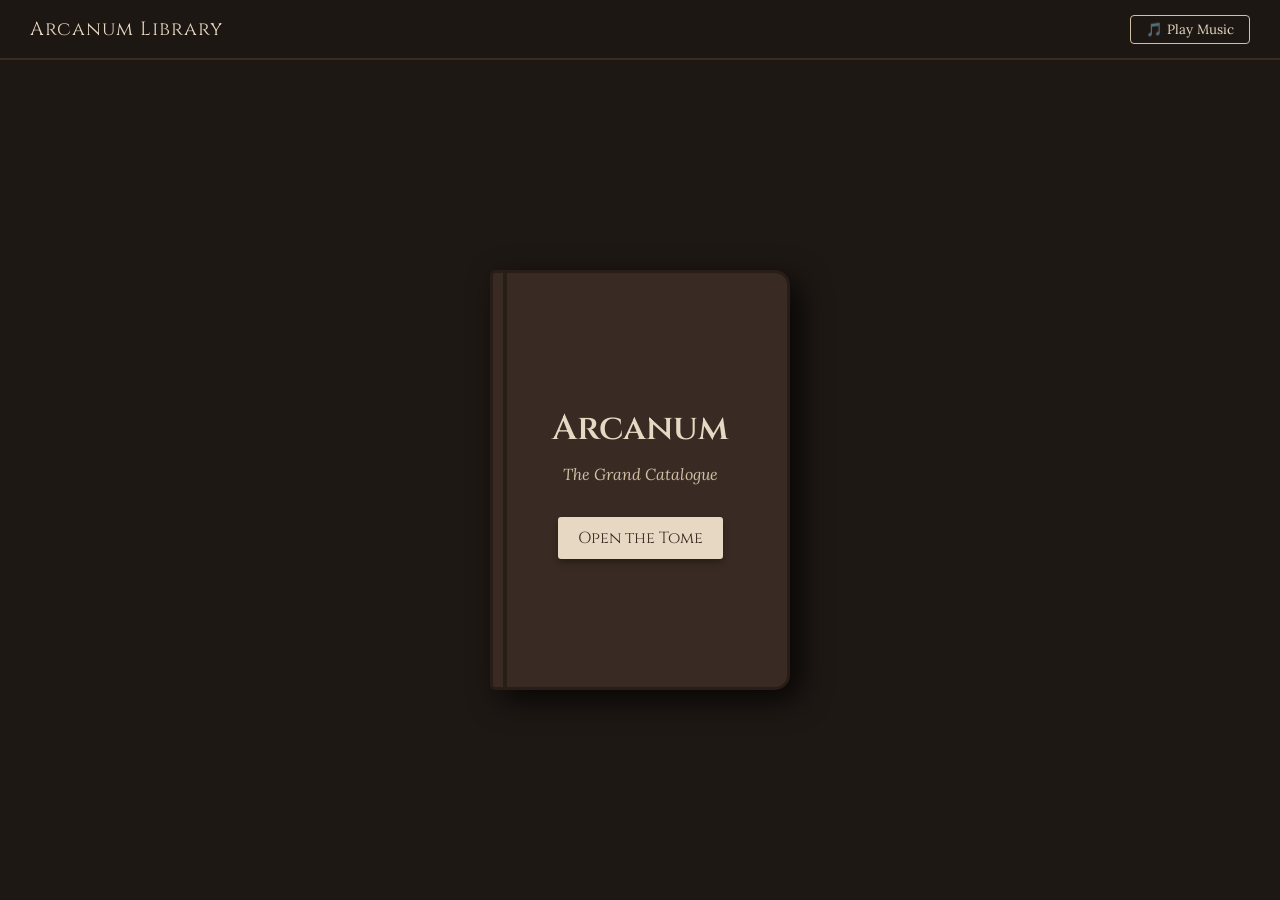
<file: Library Cataloge/index.html>
<!DOCTYPE html>
<html lang="en">
  <head>
    <meta charset="UTF-8" />
    <meta name="viewport" content="width=device-width, initial-scale=1.0" />
    <title>Ancient Library Catalogue</title>
    <meta name="description" content="A catalogue of ancient tomes and findings." />
    <!-- Clean typography -->
    <link href="https://fonts.googleapis.com/css2?family=Cinzel:wght@600;800&family=Lora:ital,wght@0,400;0,600;1,400&display=swap" rel="stylesheet">
    <link rel="stylesheet" href="style.css" />
  </head>
  <body>
    <!-- Simple Audio Setup -->
    <audio id="bg-audio" loop>
      <source src="https://assets.mixkit.co/music/preview/mixkit-spirit-in-the-woods-139.mp3" type="audio/mpeg">
    </audio>

    <!-- Top Navigation Bar -->
    <header class="top-nav">
       <div class="nav-title">Arcanum Library</div>
       <div class="nav-controls">
          <button id="audio-toggle" class="nav-btn" aria-label="Play/Pause Music">
             🎵 Play Music
          </button>
       </div>
    </header>

    <!-- Opening Screen -->
    <div id="intro-screen" class="screen-flex">
      <div class="closed-book" id="closed-book">
         <div class="cover-content">
            <h1>Arcanum</h1>
            <p>The Grand Catalogue</p>
            <button id="open-btn" class="primary-btn">Open the Tome</button>
         </div>
      </div>
    </div>

    <!-- Main Library Catalogue (Hidden initially) -->
    <div id="library-interface" class="hidden">
      
      <div class="book-layout">
        <!-- Left Page: Categories & Search -->
        <aside class="page page-left">
          <div class="page-inner scrollable">
             <h2 class="section-title">Directory</h2>
             
             <div class="search-container">
               <input type="text" id="search-input" placeholder="Search by title or author..." autocomplete="off"/>
             </div>

             <div class="categories-nav">
                <h3>Realms</h3>
                <ul id="categories-list">
                  <li class="category-item active" data-category="all">All Archives</li>
                  <li class="category-item" data-category="fiction">Fiction & Folklore</li>
                  <li class="category-item" data-category="science">Sciences</li>
                  <li class="category-item" data-category="history">History</li>
                  <li class="category-item" data-category="spells">Spells & Grimoires</li>
                </ul>
             </div>
          </div>
        </aside>

        <!-- Spine indicator for desktop -->
        <div class="book-spine-divider"></div>

        <!-- Right Page: Books Display -->
        <main class="page page-right">
          <div class="page-inner scrollable">
             <div class="right-header">
                <h2 class="section-title" id="current-category">All Archives</h2>
                <span class="count" id="book-count">0 items</span>
             </div>

             <div id="books-grid" class="books-grid">
               <!-- Book cards generated by JS -->
             </div>
          </div>
        </main>
      </div>

    </div>

    <!-- Book Detail Modal -->
    <div id="detail-modal" class="modal-overlay hidden">
      <div class="modal-content">
         <button id="close-modal" class="close-btn">&times;</button>
         <h3 id="modal-title">Book Title</h3>
         <p class="modal-author" id="modal-author">Author Name</p>
         <div class="modal-meta" id="modal-meta">
            <!-- Badges injected here -->
         </div>
         <hr>
         <p class="modal-desc" id="modal-desc">Book description goes here...</p>
      </div>
    </div>

    <script src="main.js"></script>
  </body>
</html>
</file>
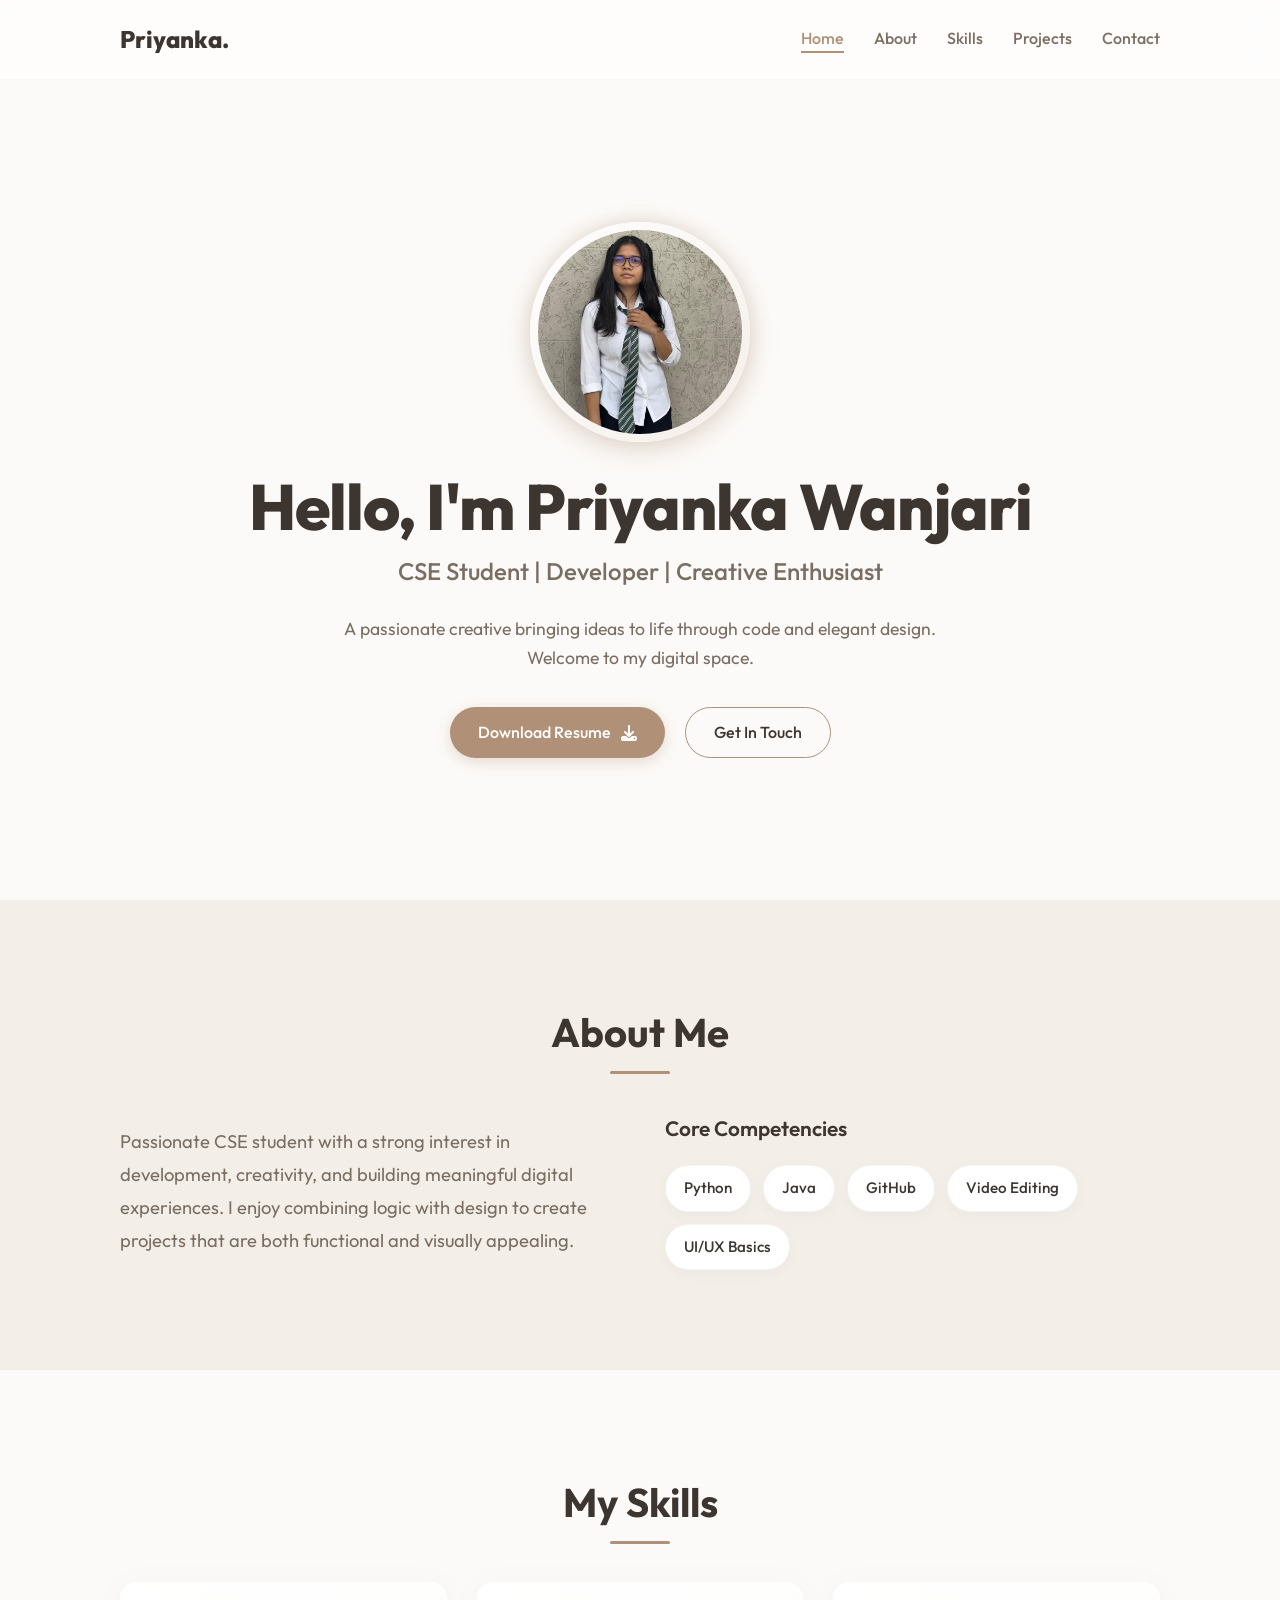
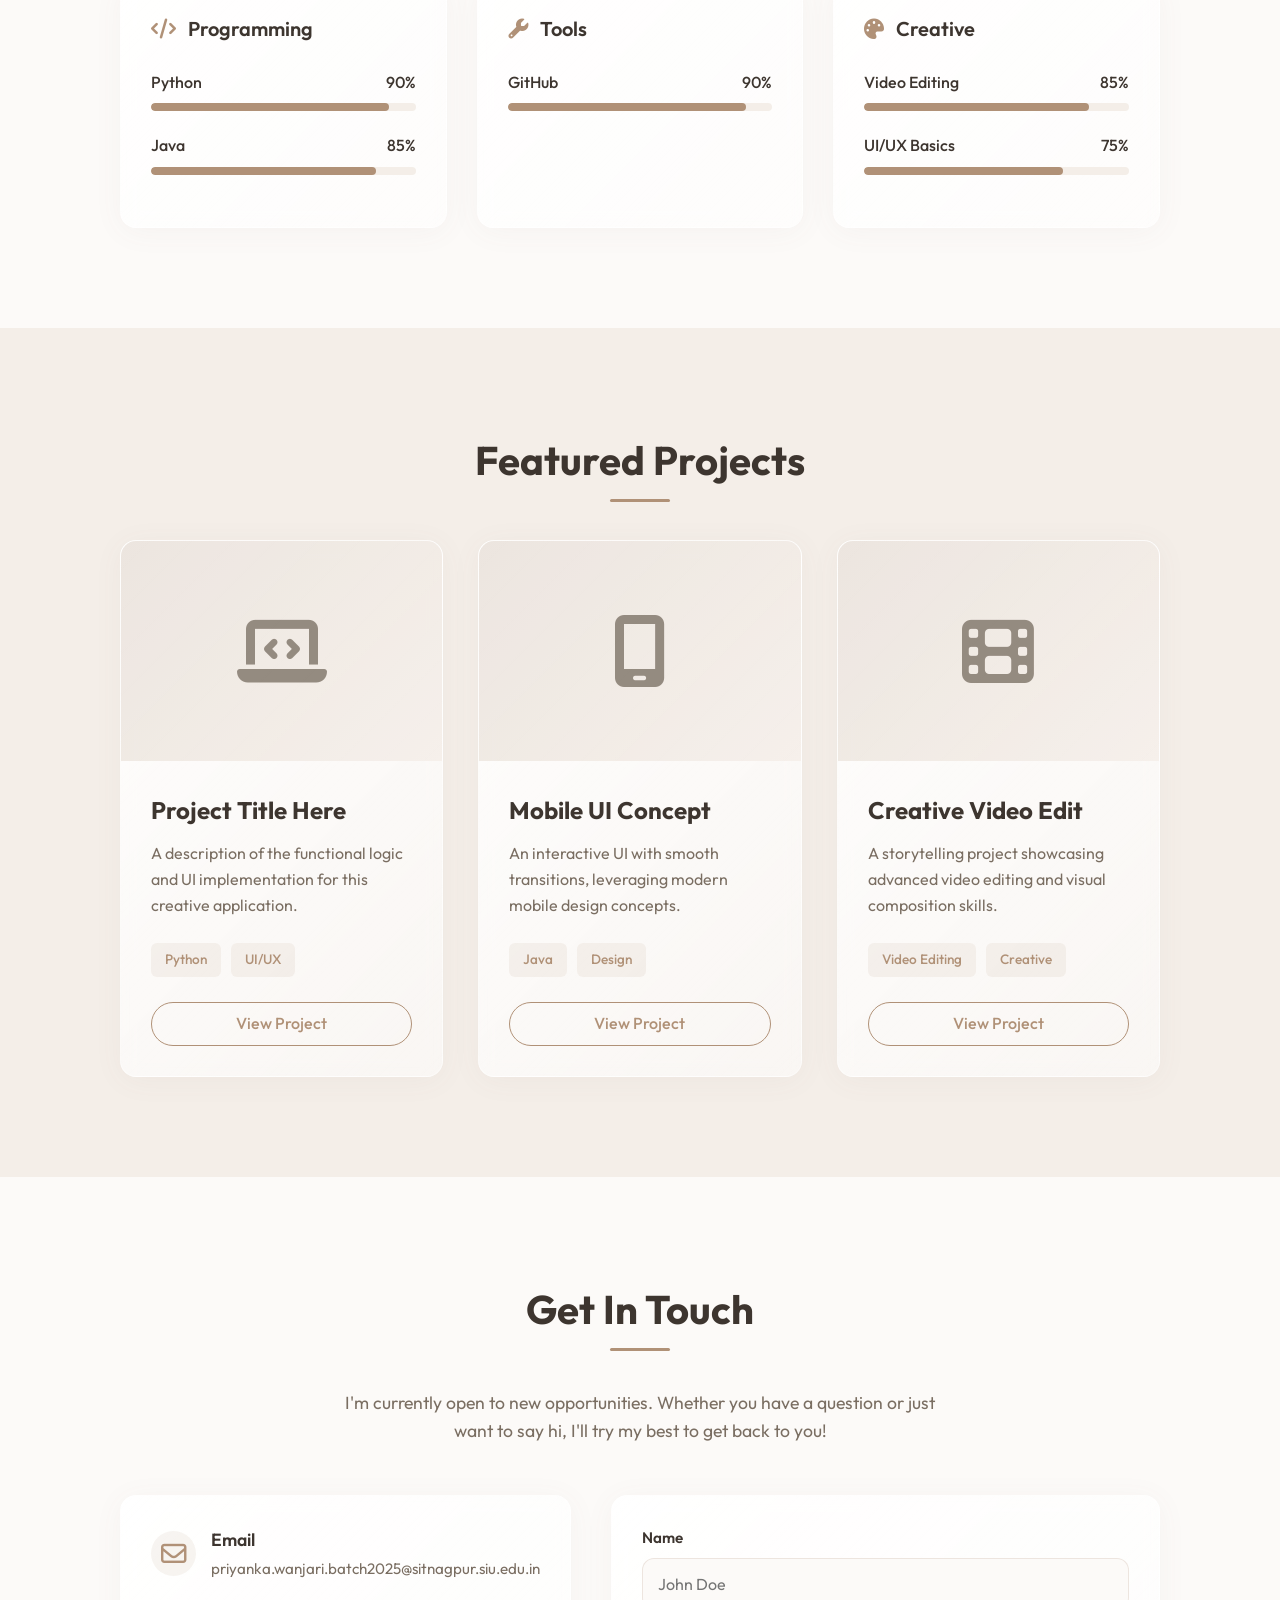
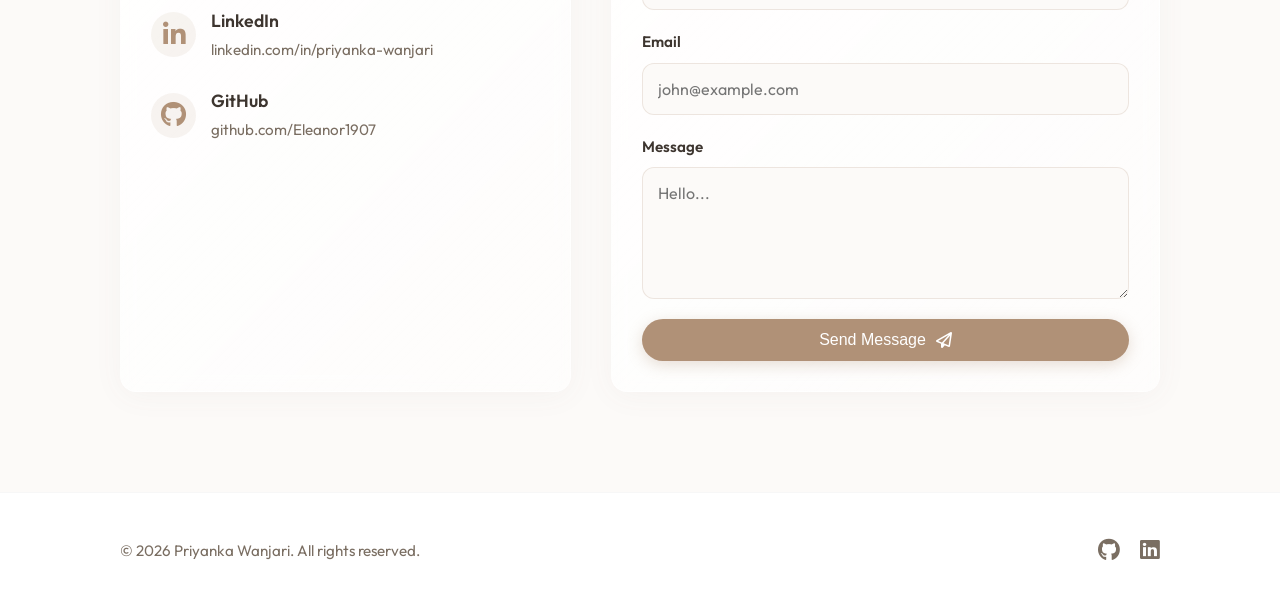
<file: hack-o-week/Personal portfolio/index.html>
<!DOCTYPE html>
<html lang="en">
<head>
    <meta charset="UTF-8">
    <meta name="viewport" content="width=device-width, initial-scale=1.0">
    <title>Priyanka Wanjari | Portfolio</title>
    <meta name="description" content="Personal portfolio of Priyanka Wanjari, CSE Student, Developer, and Creative Enthusiast.">
    <link rel="stylesheet" href="styles.css">
    <link rel="preconnect" href="https://fonts.googleapis.com">
    <link rel="preconnect" href="https://fonts.gstatic.com" crossorigin>
    <link href="https://fonts.googleapis.com/css2?family=Outfit:wght@300;400;500;600;700;800&display=swap" rel="stylesheet">
    <link rel="stylesheet" href="https://cdnjs.cloudflare.com/ajax/libs/font-awesome/6.4.0/css/all.min.css">
</head>
<body>

    <!-- Navigation -->
    <nav id="navbar" class="navbar glass">
        <div class="nav-content">
            <a href="#hero" class="logo">Priyanka.</a>
            <ul class="nav-links">
                <li><a href="#hero" class="active">Home</a></li>
                <li><a href="#about">About</a></li>
                <li><a href="#skills">Skills</a></li>
                <li><a href="#projects">Projects</a></li>
                <li><a href="#contact">Contact</a></li>
            </ul>
        </div>
    </nav>

    <!-- Main ContentWrapper -->
    <main id="main-content" class="main-content">
        
        <!-- Hero Section -->
        <section id="hero" class="hero-section">
            <div class="hero-container">
                <!-- Profile Photo -->
                <div class="profile-photo-container">
                    <img src="profile.jpeg" alt="Priyanka Wanjari" class="profile-photo-large">
                </div>
                
                <!-- Hero Text (Hidden initially) -->
                <div id="hero-text" class="hero-text hidden-intro">
                    <h1 class="name">Hello, I'm Priyanka Wanjari</h1>
                    <h2 class="tagline">CSE Student | Developer | Creative Enthusiast</h2>
                    <p class="intro-description">
                        A passionate creative bringing ideas to life through code and elegant design. 
                        Welcome to my digital space.
                    </p>
                    <div class="action-buttons">
                        <a href="#" class="btn btn-primary">Download Resume <i class="fa-solid fa-download"></i></a>
                        <a href="#contact" class="btn btn-secondary">Get In Touch</a>
                    </div>
                </div>

                <!-- Scroll Indicator (Visible initially) -->
                <div id="scroll-hint" class="scroll-indicator">
                    <p class="scroll-text">Scroll or swipe down</p>
                    <i class="fa-solid fa-chevron-down scroll-arrow"></i>
                </div>
            </div>
        </section>

        <!-- About Me Section -->
        <section id="about" class="section about-section bg-soft">
            <div class="container">
                <h2 class="section-title fade-in hidden">About Me</h2>
                <div class="about-content fade-in hidden">
                    <div class="about-text">
                        <p>
                            Passionate CSE student with a strong interest in development, creativity, and building meaningful digital experiences. 
                            I enjoy combining logic with design to create projects that are both functional and visually appealing.
                        </p>
                    </div>
                    <div class="quick-skills">
                        <h3>Core Competencies</h3>
                        <div class="pill-container">
                            <span class="skill-pill">Python</span>
                            <span class="skill-pill">Java</span>
                            <span class="skill-pill">GitHub</span>
                            <span class="skill-pill">Video Editing</span>
                            <span class="skill-pill">UI/UX Basics</span>
                        </div>
                    </div>
                </div>
            </div>
        </section>

        <!-- Skills Section -->
        <section id="skills" class="section skills-section">
            <div class="container">
                <h2 class="section-title fade-in hidden">My Skills</h2>
                <div class="skills-grid fade-in hidden">
                    
                    <div class="skill-category glass-card fade-in hidden">
                        <h3><i class="fa-solid fa-code"></i> Programming</h3>
                        <div class="skill-bar-container">
                            <div class="skill-info">
                                <span>Python</span>
                                <span>90%</span>
                            </div>
                            <div class="progress-bar"><div class="progress" style="width: 90%;"></div></div>
                        </div>
                        <div class="skill-bar-container">
                            <div class="skill-info">
                                <span>Java</span>
                                <span>85%</span>
                            </div>
                            <div class="progress-bar"><div class="progress" style="width: 85%;"></div></div>
                        </div>
                    </div>

                    <div class="skill-category glass-card fade-in hidden">
                        <h3><i class="fa-solid fa-wrench"></i> Tools</h3>
                        <div class="skill-bar-container">
                            <div class="skill-info">
                                <span>GitHub</span>
                                <span>90%</span>
                            </div>
                            <div class="progress-bar"><div class="progress" style="width: 90%;"></div></div>
                        </div>
                    </div>

                    <div class="skill-category glass-card fade-in hidden">
                        <h3><i class="fa-solid fa-palette"></i> Creative</h3>
                        <div class="skill-bar-container">
                            <div class="skill-info">
                                <span>Video Editing</span>
                                <span>85%</span>
                            </div>
                            <div class="progress-bar"><div class="progress" style="width: 85%;"></div></div>
                        </div>
                        <div class="skill-bar-container">
                            <div class="skill-info">
                                <span>UI/UX Basics</span>
                                <span>75%</span>
                            </div>
                            <div class="progress-bar"><div class="progress" style="width: 75%;"></div></div>
                        </div>
                    </div>

                </div>
            </div>
        </section>

        <!-- Projects Section -->
        <section id="projects" class="section projects-section bg-soft">
            <div class="container">
                <h2 class="section-title fade-in hidden">Featured Projects</h2>
                <div class="projects-grid">
                    
                    <!-- Project 1 -->
                    <div class="project-card glass-card fade-in hidden">
                        <div class="project-img-placeholder">
                            <i class="fa-solid fa-laptop-code"></i>
                        </div>
                        <div class="project-info">
                            <h3>Project Title Here</h3>
                            <p>A description of the functional logic and UI implementation for this creative application.</p>
                            <div class="tech-stack">
                                <span>Python</span>
                                <span>UI/UX</span>
                            </div>
                            <a href="#" class="btn btn-outline">View Project</a>
                        </div>
                    </div>

                    <!-- Project 2 -->
                    <div class="project-card glass-card fade-in hidden">
                        <div class="project-img-placeholder">
                            <i class="fa-solid fa-mobile-screen"></i>
                        </div>
                        <div class="project-info">
                            <h3>Mobile UI Concept</h3>
                            <p>An interactive UI with smooth transitions, leveraging modern mobile design concepts.</p>
                            <div class="tech-stack">
                                <span>Java</span>
                                <span>Design</span>
                            </div>
                            <a href="#" class="btn btn-outline">View Project</a>
                        </div>
                    </div>

                    <!-- Project 3 -->
                    <div class="project-card glass-card fade-in hidden">
                        <div class="project-img-placeholder">
                            <i class="fa-solid fa-film"></i>
                        </div>
                        <div class="project-info">
                            <h3>Creative Video Edit</h3>
                            <p>A storytelling project showcasing advanced video editing and visual composition skills.</p>
                            <div class="tech-stack">
                                <span>Video Editing</span>
                                <span>Creative</span>
                            </div>
                            <a href="#" class="btn btn-outline">View Project</a>
                        </div>
                    </div>

                </div>
            </div>
        </section>

        <!-- Contact Section -->
        <section id="contact" class="section contact-section">
            <div class="container fade-in hidden">
                <h2 class="section-title">Get In Touch</h2>
                <p class="contact-desc">I'm currently open to new opportunities. Whether you have a question or just want to say hi, I'll try my best to get back to you!</p>
                
                <div class="contact-wrapper">
                    <div class="contact-info glass-card">
                        <div class="contact-item">
                            <i class="fa-regular fa-envelope"></i>
                            <div>
                                <h4>Email</h4>
                                <a href="mailto:priyanka.wanjari.batch2025@sitnagpur.siu.edu.in">priyanka.wanjari.batch2025@sitnagpur.siu.edu.in</a>
                            </div>
                        </div>
                        <div class="contact-item">
                            <i class="fa-brands fa-linkedin-in"></i>
                            <div>
                                <h4>LinkedIn</h4>
                                <a href="https://www.linkedin.com/in/priyanka-wanjari-a35895376/" target="_blank">linkedin.com/in/priyanka-wanjari</a>
                            </div>
                        </div>
                        <div class="contact-item">
                            <i class="fa-brands fa-github"></i>
                            <div>
                                <h4>GitHub</h4>
                                <a href="https://github.com/Eleanor1907" target="_blank">github.com/Eleanor1907</a>
                            </div>
                        </div>
                    </div>

                    <form class="contact-form glass-card">
                        <div class="form-group">
                            <label for="name">Name</label>
                            <input type="text" id="name" placeholder="John Doe" required>
                        </div>
                        <div class="form-group">
                            <label for="email">Email</label>
                            <input type="email" id="email" placeholder="john@example.com" required>
                        </div>
                        <div class="form-group">
                            <label for="message">Message</label>
                            <textarea id="message" rows="5" placeholder="Hello..." required></textarea>
                        </div>
                        <button type="submit" class="btn btn-primary">Send Message <i class="fa-regular fa-paper-plane"></i></button>
                    </form>
                </div>
            </div>
        </section>
    </main>

    <!-- Footer -->
    <footer>
        <div class="container footer-content">
            <p>&copy; <span id="year"></span> Priyanka Wanjari. All rights reserved.</p>
            <div class="footer-links">
                <a href="https://github.com/Eleanor1907" target="_blank"><i class="fa-brands fa-github"></i></a>
                <a href="https://www.linkedin.com/in/priyanka-wanjari-a35895376/" target="_blank"><i class="fa-brands fa-linkedin"></i></a>
            </div>
        </div>
    </footer>

    <script src="script.js"></script>
</body>
</html>
</file>
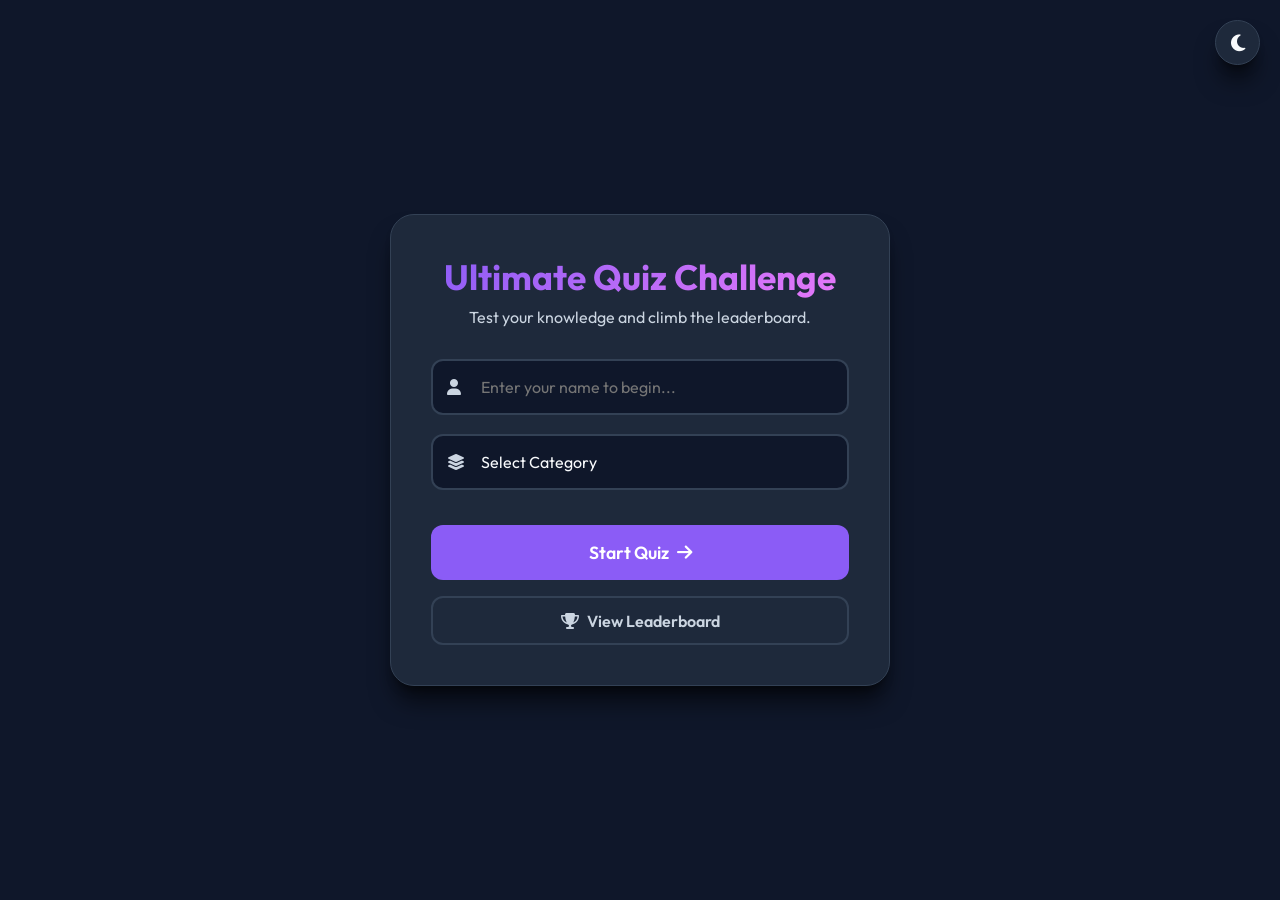
<file: hack-o-week/Quiz website/index.html>
<!DOCTYPE html>
<html lang="en">
<head>
    <meta charset="UTF-8">
    <meta name="viewport" content="width=device-width, initial-scale=1.0">
    <title>Ultimate Quiz Challenge</title>
    <link href="https://fonts.googleapis.com/css2?family=Outfit:wght@300;400;600;700&display=swap" rel="stylesheet">
    <link rel="stylesheet" href="https://cdnjs.cloudflare.com/ajax/libs/font-awesome/6.4.0/css/all.min.css">
    <link rel="stylesheet" href="style.css">
</head>
<body class="dark-mode">

    <button id="theme-toggle" class="theme-toggle-btn" aria-label="Toggle Dark Mode">
        <i class="fas fa-moon"></i>
    </button>

    <main class="app-container">
        <!-- START SCREEN -->
        <section id="start-screen" class="screen active">
            <h1 class="main-title">Ultimate Quiz Challenge</h1>
            <p class="subtitle">Test your knowledge and climb the leaderboard.</p>
            
            <div class="input-group">
                <i class="fas fa-user"></i>
                <input type="text" id="player-name" placeholder="Enter your name to begin..." autocomplete="off">
            </div>

            <div class="input-group">
                <i class="fas fa-layer-group"></i>
                <select id="category-select">
                    <option value="" disabled selected>Select Category</option>
                    <option value="tech">Technology</option>
                    <option value="gk">General Knowledge</option>
                    <option value="movies">Movies & Pop Culture</option>
                </select>
            </div>

            <button id="start-btn" class="primary-btn pulse-glow">
                Start Quiz <i class="fas fa-arrow-right"></i>
            </button>

            <button id="view-leaderboard-btn" class="secondary-btn">
                <i class="fas fa-trophy"></i> View Leaderboard
            </button>
        </section>

        <!-- QUIZ SCREEN -->
        <section id="quiz-screen" class="screen hidden">
            <div class="quiz-header">
                <div class="score-display">
                    <i class="fas fa-star text-yellow"></i> Score: <span id="current-score">0</span>
                </div>
                <div class="timer-display">
                    <i class="fas fa-clock"></i> <span id="time-left">15</span>s
                </div>
            </div>

            <div class="progress-bar-container">
                <div id="progress-bar" class="progress-bar"></div>
            </div>

            <div class="question-container">
                <h2 id="question-text" class="question-text">Loading question...</h2>
            </div>

            <div id="options-container" class="options-grid">
                <!-- Options will be injected here -->
            </div>

            <div class="quiz-footer">
                <button id="next-btn" class="primary-btn hidden">
                    Next Question <i class="fas fa-chevron-right"></i>
                </button>
            </div>
        </section>

        <!-- RESULT SCREEN -->
        <section id="result-screen" class="screen hidden">
            <div class="result-icon pulse-glow">
                <i id="result-icon" class="fas fa-award"></i>
            </div>
            <h2 id="result-message" class="result-message">Excellent!</h2>
            <p class="final-score-text">You scored <span id="final-score" class="highlight">0</span> out of <span id="total-questions">0</span>.</p>
            
            <div class="leaderboard-container">
                <h3>Top Scores <i class="fas fa-fire text-red"></i></h3>
                <ul id="leaderboard-list">
                    <!-- Leaderboard injected here -->
                </ul>
            </div>

            <div class="action-buttons">
                <button id="restart-btn" class="primary-btn">
                    <i class="fas fa-redo"></i> Play Again
                </button>
                <button id="home-btn" class="secondary-btn">
                    <i class="fas fa-home"></i> Home
                </button>
            </div>
        </section>
    </main>

    <script src="script.js"></script>
</body>
</html>
</file>
<file: Library Cataloge/style.css>
:root {
  --bg-dark: #1e1814;
  --text-dark: #3a2b22;
  --text-light: #6a5342;
  --paper-bg: #e6d8c3;
  --paper-edge: #d1c0a5;
  --accent-color: #8c2a2a;
  --primary-font: 'Lora', serif;
  --title-font: 'Cinzel', serif;
}

* {
  box-sizing: border-box;
  margin: 0;
  padding: 0;
}

body {
  background-color: var(--bg-dark);
  color: var(--text-dark);
  font-family: var(--primary-font);
  line-height: 1.6;
}

/* Typography */
h1, h2, h3 { font-family: var(--title-font); font-weight: 600; }
button, input { font-family: var(--primary-font); }

/* Navigation */
.top-nav {
  position: fixed;
  top: 0; left: 0; right: 0;
  height: 60px;
  background: rgba(30, 24, 20, 0.95);
  border-bottom: 2px solid #3a2b22;
  display: flex;
  justify-content: space-between;
  align-items: center;
  padding: 0 30px;
  z-index: 100;
}

.nav-title {
  color: var(--paper-bg);
  font-family: var(--title-font);
  font-size: 1.2rem;
  letter-spacing: 1px;
}

.nav-btn {
  background: transparent;
  color: var(--paper-bg);
  border: 1px solid var(--paper-edge);
  padding: 5px 15px;
  border-radius: 4px;
  cursor: pointer;
  transition: background 0.3s, color 0.3s;
}

.nav-btn:hover, .nav-btn.playing {
  background: var(--paper-bg);
  color: var(--text-dark);
}

/* Utilities */
.hidden {
  display: none !important;
}
.scrollable {
  overflow-y: auto;
  scrollbar-width: thin;
  scrollbar-color: var(--text-light) transparent;
}
.scrollable::-webkit-scrollbar { width: 6px; }
.scrollable::-webkit-scrollbar-thumb { background: var(--text-light); border-radius: 3px; }

.screen-flex {
  min-height: 100vh;
  display: flex;
  justify-content: center;
  align-items: center;
  padding-top: 60px; /* offset nav */
}

/* Intro Screen */
#intro-screen {
  transition: opacity 0.6s ease, visibility 0.6s ease;
}

.closed-book {
  width: 300px;
  height: 420px;
  background: #392b23;
  border-radius: 5px 15px 15px 5px;
  border: 3px solid #291d17;
  display: flex;
  justify-content: center;
  align-items: center;
  box-shadow: 10px 10px 30px rgba(0,0,0,0.8);
  position: relative;
  text-align: center;
}

.closed-book::before {
  content: '';
  position: absolute;
  left: 10px; top: 0; bottom: 0; width: 4px;
  background: rgba(0,0,0,0.3);
}

.cover-content h1 {
  color: var(--paper-bg);
  font-size: 2.2rem;
  margin-bottom: 5px;
}
.cover-content p {
  color: var(--paper-edge);
  margin-bottom: 30px;
  font-style: italic;
}

.primary-btn {
  background: var(--paper-bg);
  color: var(--text-dark);
  border: none;
  padding: 10px 20px;
  font-size: 1rem;
  border-radius: 3px;
  cursor: pointer;
  font-family: var(--title-font);
  transition: transform 0.2s, box-shadow 0.2s;
  box-shadow: 0 4px 6px rgba(0,0,0,0.3);
}

.primary-btn:hover {
  transform: translateY(-2px);
  box-shadow: 0 6px 12px rgba(0,0,0,0.4);
}

/* Main Library Interface */
#library-interface {
  min-height: 100vh;
  padding: 80px 20px 20px 20px; /* offset nav */
  display: flex;
  justify-content: center;
  opacity: 0;
  animation: fadeIn 0.8s forwards;
}

@keyframes fadeIn {
  to { opacity: 1; }
}

.book-layout {
  display: flex;
  width: 100%;
  max-width: 1100px;
  background: var(--paper-bg);
  border-radius: 8px;
  box-shadow: 0 15px 40px rgba(0,0,0,0.6);
  /* slight texture */
  background-image: repeating-linear-gradient(rgba(0,0,0,0.02) 0px, transparent 1px, transparent 2px);
}

.book-spine-divider {
  width: 30px;
  background: linear-gradient(to right, rgba(0,0,0,0.1), rgba(255,255,255,0.4), rgba(0,0,0,0.1));
  box-shadow: inset 0 0 10px rgba(0,0,0,0.2);
}

.page {
  flex: 1;
  display: flex;
  flex-direction: column;
  position: relative;
  /* constrain height so inner scrolls */
  height: calc(100vh - 120px);
  min-height: 500px;
}

.page-inner {
  padding: 40px;
  flex: 1;
}

.section-title {
  font-size: 1.8rem;
  margin-bottom: 20px;
  border-bottom: 2px solid var(--paper-edge);
  padding-bottom: 10px;
  color: var(--text-dark);
}

/* Left Page Elements */
.search-container {
  margin-bottom: 30px;
}

#search-input {
  width: 100%;
  padding: 12px 15px;
  border: 1px solid var(--paper-edge);
  background: rgba(255,255,255,0.4);
  border-radius: 4px;
  font-size: 1rem;
  color: var(--text-dark);
  outline: none;
}

#search-input:focus {
  border-color: var(--accent-color);
  background: #fff;
}

.categories-nav h3 {
  font-size: 1.2rem;
  margin-bottom: 15px;
  color: var(--text-light);
}

#categories-list {
  list-style: none;
}

.category-item {
  padding: 12px 15px;
  margin-bottom: 8px;
  cursor: pointer;
  border-left: 3px solid transparent;
  transition: background 0.2s, border-color 0.2s;
  font-size: 1.05rem;
  background: rgba(255,255,255,0.1);
}

.category-item:hover {
  background: rgba(255,255,255,0.3);
}

.category-item.active {
  border-left-color: var(--accent-color);
  background: rgba(255,255,255,0.5);
  font-weight: 600;
  color: var(--accent-color);
}

/* Right Page Elements */
.right-header {
  display: flex;
  justify-content: space-between;
  align-items: baseline;
}

.count {
  font-style: italic;
  color: var(--text-light);
}

.books-grid {
  display: grid;
  grid-template-columns: repeat(auto-fill, minmax(200px, 1fr));
  gap: 20px;
  padding-bottom: 20px;
}

.book-card {
  background: rgba(255,255,255,0.3);
  border: 1px solid var(--paper-edge);
  border-radius: 4px;
  padding: 15px;
  cursor: pointer;
  transition: transform 0.2s ease, box-shadow 0.2s ease;
  display: flex;
  flex-direction: column;
}

.book-card:hover {
  transform: translateY(-3px);
  box-shadow: 0 6px 12px rgba(0,0,0,0.1);
  background: rgba(255,255,255,0.6);
}

.book-title {
  font-family: var(--title-font);
  font-size: 1.1rem;
  font-weight: 600;
  margin-bottom: 5px;
  color: var(--text-dark);
}

.book-author {
  font-size: 0.9rem;
  color: var(--text-light);
  font-style: italic;
  margin-bottom: 10px;
}

/* Modal */
.modal-overlay {
  position: fixed;
  top: 0; left: 0; right: 0; bottom: 0;
  background: rgba(0,0,0,0.6);
  z-index: 200;
  display: flex;
  justify-content: center;
  align-items: center;
  padding: 20px;
  opacity: 0;
  animation: fadeIn 0.3s forwards;
}

.modal-content {
  background: var(--paper-bg);
  width: 100%;
  max-width: 500px;
  padding: 30px;
  border-radius: 8px;
  position: relative;
  box-shadow: 0 20px 40px rgba(0,0,0,0.5);
  border: 1px solid var(--paper-edge);
  /* pop-in animation */
  transform: translateY(20px);
  animation: slideUp 0.3s forwards ease-out;
}

@keyframes slideUp {
  to { transform: translateY(0); }
}

.close-btn {
  position: absolute;
  top: 15px; right: 20px;
  background: transparent;
  border: none;
  font-size: 2rem;
  color: var(--text-light);
  cursor: pointer;
  line-height: 1;
}

.close-btn:hover {
  color: var(--accent-color);
}

.modal-meta {
  display: flex;
  gap: 10px;
  margin-bottom: 15px;
}

.modal-meta span {
  background: rgba(0,0,0,0.05);
  padding: 3px 8px;
  border-radius: 4px;
  font-size: 0.8rem;
  border: 1px solid var(--paper-edge);
}

.modal-content hr {
  border: none;
  border-top: 1px solid var(--paper-edge);
  margin-bottom: 15px;
}

.modal-desc {
  font-size: 1rem;
  line-height: 1.6;
}

/* Responsive */
@media (max-width: 800px) {
  .book-layout {
    flex-direction: column;
  }
  .book-spine-divider {
    width: 100%;
    height: 10px;
    background: linear-gradient(to bottom, rgba(0,0,0,0.1), rgba(255,255,255,0.2), rgba(0,0,0,0.1));
  }
  .page {
    height: auto;
    min-height: auto;
  }
  /* On mobile, left page (nav) shouldn't scroll independently but take up space, 
     or standard flow. Let's make it standard flow so body scrolls */
  body {
    overflow-y: auto; /* allow body scroll on mobile */
  }
  #library-interface {
    padding-bottom: 50px;
  }
  .page-inner {
    padding: 20px;
    /* remove independent scroll */
    overflow-y: visible;
  }
}
</file>
<file: hack-o-week/Personal portfolio/styles.css>
/* --- Base Variables & Theme --- */
:root {
    --bg-main: #fcfaf8;
    --bg-soft: #f4eee8;
    --text-primary: #3d352f;
    --text-secondary: #7a6e62;
    --accent: #b09177;
    --accent-hover: #96785e;
    --white: #ffffff;
    
    --glass-bg: rgba(255, 255, 255, 0.6);
    --glass-border: rgba(255, 255, 255, 0.4);
    --glass-shadow: 0 4px 30px rgba(112, 101, 91, 0.05);
    
    --transition: all 0.3s cubic-bezier(0.25, 0.8, 0.25, 1);
}

/* --- Reset & Global --- */
* {
    margin: 0;
    padding: 0;
    box-sizing: border-box;
}

html {
    scroll-behavior: smooth;
}

body {
    font-family: 'Outfit', sans-serif;
    background-color: var(--bg-main);
    color: var(--text-primary);
    line-height: 1.6;
    overflow-x: hidden;
}

ul {
    list-style: none;
}

a {
    text-decoration: none;
    color: inherit;
    transition: var(--transition);
}

img {
    max-width: 100%;
    display: block;
}

.container {
    max-width: 1100px;
    margin: 0 auto;
    padding: 0 30px;
}

.section {
    padding: 100px 0;
}

.bg-soft {
    background-color: var(--bg-soft);
}

.section-title {
    font-size: 2.5rem;
    font-weight: 700;
    margin-bottom: 3rem;
    text-align: center;
    position: relative;
    color: var(--text-primary);
}

.section-title::after {
    content: '';
    position: absolute;
    bottom: -10px;
    left: 50%;
    transform: translateX(-50%);
    width: 60px;
    height: 3px;
    background-color: var(--accent);
    border-radius: 2px;
}

/* --- Glassmorphism Utilities --- */
.glass {
    background: var(--glass-bg);
    backdrop-filter: blur(12px);
    -webkit-backdrop-filter: blur(12px);
    border-bottom: 1px solid var(--glass-border);
}

.glass-card {
    background: white;
    background: linear-gradient(135deg, rgba(255, 255, 255, 0.9), rgba(255, 255, 255, 0.5));
    backdrop-filter: blur(10px);
    -webkit-backdrop-filter: blur(10px);
    border: 1px solid var(--glass-border);
    border-radius: 16px;
    box-shadow: var(--glass-shadow);
    padding: 30px;
    transition: var(--transition);
}

.glass-card:hover {
    transform: translateY(-5px);
    box-shadow: 0 10px 40px rgba(112, 101, 91, 0.1);
}

/* --- Buttons --- */
.btn {
    display: inline-flex;
    align-items: center;
    justify-content: center;
    gap: 10px;
    padding: 12px 28px;
    border-radius: 30px;
    font-weight: 500;
    font-size: 1rem;
    cursor: pointer;
    transition: var(--transition);
    border: none;
    outline: none;
}

.btn-primary {
    background-color: var(--accent);
    color: var(--white);
    box-shadow: 0 4px 15px rgba(176, 145, 119, 0.3);
}

.btn-primary:hover {
    background-color: var(--accent-hover);
    transform: translateY(-3px) scale(1.02);
    box-shadow: 0 6px 20px rgba(176, 145, 119, 0.4);
}

.btn-secondary {
    background-color: transparent;
    color: var(--text-primary);
    border: 1px solid var(--accent);
}

.btn-secondary:hover {
    background-color: var(--accent);
    color: var(--white);
    transform: translateY(-3px) scale(1.02);
}

.btn-outline {
    background: transparent;
    color: var(--accent);
    border: 1px solid var(--accent);
    padding: 8px 20px;
}

.btn-outline:hover {
    background: var(--accent);
    color: var(--white);
    transform: translateY(-3px) scale(1.03);
}

/* --- Navigation --- */
.navbar {
    position: fixed;
    top: 0;
    left: 0;
    width: 100%;
    z-index: 100;
    padding: 20px 0;
    transition: padding 0.3s ease;
}

.navbar.scrolled-nav {
    padding: 10px 0;
}

.nav-content {
    max-width: 1100px;
    margin: 0 auto;
    padding: 0 30px;
    display: flex;
    justify-content: space-between;
    align-items: center;
}

.logo {
    font-size: 1.5rem;
    font-weight: 800;
    color: var(--text-primary);
}

.nav-links {
    display: flex;
    gap: 30px;
}

.nav-links a {
    font-weight: 500;
    color: var(--text-secondary);
    position: relative;
    padding: 5px 0;
}

.nav-links a:hover,
.nav-links a.active {
    color: var(--accent);
}

.nav-links a::after {
    content: '';
    position: absolute;
    width: 0;
    height: 2px;
    bottom: 0;
    left: 0;
    background-color: var(--accent);
    transition: width 0.3s ease;
}

.nav-links a:hover::after,
.nav-links a.active::after {
    width: 100%;
}

/* --- Hero Section --- */
.hero-section {
    min-height: 100vh;
    display: flex;
    justify-content: center;
    align-items: center;
    padding-top: 80px;
    position: relative;
}

.hero-container {
    width: 100%;
    max-width: 900px;
    margin: 0 auto;
    display: flex;
    flex-direction: column;
    align-items: center;
    text-align: center;
    padding: 0 20px;
}

/* Profile Photo */
.profile-photo-container {
    width: 220px;
    height: 220px;
    border-radius: 50%;
    padding: 8px;
    background: linear-gradient(135deg, var(--white), var(--bg-soft));
    box-shadow: 0 10px 30px rgba(176, 145, 119, 0.2), 0 0 20px rgba(176, 145, 119, 0.3);
    margin-bottom: 30px;
    position: relative;
    z-index: 2;
    transition: transform 0.6s cubic-bezier(0.25, 1, 0.5, 1);
}

.profile-photo-container:hover {
    transform: scale(1.05);
}

.profile-photo-large {
    width: 100%;
    height: 100%;
    object-fit: cover;
    border-radius: 50%;
    box-shadow: inset 0 0 10px rgba(0,0,0,0.1);
}

/* Intro Text hiding/showing logic */
.hero-text {
    opacity: 1;
    transform: translateY(0);
    transition: opacity 1s ease, transform 1s ease;
    z-index: 1;
}

.hero-text.hidden-intro {
    opacity: 0;
    transform: translateY(40px);
    pointer-events: none;
}

.name {
    font-size: 4rem;
    font-weight: 800;
    line-height: 1.1;
    margin-bottom: 10px;
    color: var(--text-primary);
    letter-spacing: -1px;
}

.tagline {
    font-size: 1.5rem;
    color: var(--text-secondary);
    font-weight: 500;
    margin-bottom: 25px;
}

.intro-description {
    font-size: 1.1rem;
    color: var(--text-secondary);
    max-width: 600px;
    margin: 0 auto 35px;
}

.hero-text .action-buttons {
    display: flex;
    gap: 20px;
    justify-content: center;
}

/* Scroll Hint */
.scroll-indicator {
    position: absolute;
    bottom: 40px;
    display: flex;
    flex-direction: column;
    align-items: center;
    opacity: 1;
    transition: opacity 0.5s ease;
}

.scroll-indicator.hidden-intro {
    opacity: 0;
    pointer-events: none;
}

.scroll-text {
    color: var(--text-secondary);
    font-size: 0.85rem;
    letter-spacing: 2px;
    text-transform: uppercase;
    animation: fadeInOut 2s infinite;
}

.scroll-arrow {
    margin-top: 10px;
    color: var(--accent);
    font-size: 1.2rem;
    animation: bounce 2s infinite;
}

@keyframes fadeInOut {
    0%, 100% { opacity: 0.5; }
    50% { opacity: 1; }
}

@keyframes bounce {
    0%, 20%, 50%, 80%, 100% { transform: translateY(0); }
    40% { transform: translateY(-8px); }
    60% { transform: translateY(-4px); }
}

/* --- About Section --- */
.about-content {
    display: grid;
    grid-template-columns: 1fr 1fr;
    gap: 50px;
    align-items: center;
}

.about-text p {
    font-size: 1.15rem;
    color: var(--text-secondary);
    line-height: 1.8;
}

.quick-skills h3 {
    margin-bottom: 20px;
    font-size: 1.3rem;
    font-weight: 600;
}

.pill-container {
    display: flex;
    flex-wrap: wrap;
    gap: 12px;
}

.skill-pill {
    background-color: var(--white);
    color: var(--text-primary);
    padding: 10px 18px;
    border-radius: 25px;
    font-size: 0.95rem;
    font-weight: 500;
    box-shadow: 0 4px 15px rgba(0,0,0,0.03);
    border: 1px solid rgba(176,145,119,0.1);
    transition: var(--transition);
}

.skill-pill:hover {
    background-color: var(--accent);
    color: var(--white);
    transform: translateY(-3px) scale(1.05);
    box-shadow: 0 6px 20px rgba(176,145,119,0.2);
}

/* --- Skills Section --- */
.skills-grid {
    display: grid;
    grid-template-columns: repeat(auto-fit, minmax(300px, 1fr));
    gap: 30px;
}

.skill-category h3 {
    font-size: 1.25rem;
    margin-bottom: 25px;
    display: flex;
    align-items: center;
    gap: 12px;
    color: var(--text-primary);
    font-weight: 600;
}

.skill-category h3 i {
    color: var(--accent);
}

.skill-bar-container {
    margin-bottom: 22px;
}

.skill-info {
    display: flex;
    justify-content: space-between;
    margin-bottom: 8px;
    font-size: 1rem;
    font-weight: 500;
}

.progress-bar {
    width: 100%;
    height: 8px;
    background-color: var(--bg-soft);
    border-radius: 10px;
    overflow: hidden;
}

.progress {
    height: 100%;
    background-color: var(--accent);
    border-radius: 10px;
    transform-origin: left;
    transition: width 1.2s ease-in-out;
}

/* --- Projects Section --- */
.projects-grid {
    display: grid;
    grid-template-columns: repeat(auto-fit, minmax(320px, 1fr));
    gap: 35px;
}

.project-card {
    padding: 0;
    overflow: hidden;
    display: flex;
    flex-direction: column;
}

.project-img-placeholder {
    height: 220px;
    background: linear-gradient(135deg, #e8dfd8, #f4eee8);
    display: flex;
    justify-content: center;
    align-items: center;
    font-size: 4.5rem;
    color: var(--text-secondary);
    opacity: 0.8;
    transition: var(--transition);
}

.project-card:hover .project-img-placeholder {
    transform: scale(1.05);
    opacity: 1;
    color: var(--accent);
}

.project-info {
    padding: 30px;
    flex-grow: 1;
    display: flex;
    flex-direction: column;
}

.project-info h3 {
    font-size: 1.5rem;
    font-weight: 700;
    margin-bottom: 12px;
}

.project-info p {
    color: var(--text-secondary);
    font-size: 1rem;
    margin-bottom: 25px;
    flex-grow: 1;
}

.tech-stack {
    display: flex;
    flex-wrap: wrap;
    gap: 10px;
    margin-bottom: 25px;
}

.tech-stack span {
    font-size: 0.85rem;
    font-weight: 500;
    color: var(--accent);
    background-color: rgba(176, 145, 119, 0.1);
    padding: 6px 14px;
    border-radius: 6px;
    transition: var(--transition);
}

.tech-stack span:hover {
    background-color: var(--accent);
    color: var(--white);
}

/* --- Contact Section --- */
.contact-desc {
    text-align: center;
    max-width: 600px;
    margin: 0 auto 50px;
    color: var(--text-secondary);
    font-size: 1.1rem;
}

.contact-wrapper {
    display: grid;
    grid-template-columns: 1fr 2fr;
    gap: 40px;
}

.contact-info {
    display: flex;
    flex-direction: column;
    gap: 25px;
}

.contact-item {
    display: flex;
    align-items: center;
    gap: 15px;
}

.contact-item i {
    font-size: 1.6rem;
    color: var(--accent);
    display: flex;
    justify-content: center;
    align-items: center;
    width: 45px;
    height: 45px;
    background-color: rgba(176, 145, 119, 0.1);
    border-radius: 50%;
    transition: var(--transition);
}

.contact-item:hover i {
    background-color: var(--accent);
    color: var(--white);
    transform: scale(1.1);
}

.contact-item h4 {
    font-size: 1.1rem;
    font-weight: 600;
    margin-bottom: 2px;
}

.contact-item a {
    color: var(--text-secondary);
    font-size: 0.95rem;
}

.contact-item a:hover {
    color: var(--accent);
}

.contact-form {
    display: flex;
    flex-direction: column;
    gap: 20px;
}

.form-group {
    display: flex;
    flex-direction: column;
    gap: 8px;
}

.form-group label {
    font-weight: 600;
    font-size: 0.95rem;
    color: var(--text-primary);
}

.form-group input,
.form-group textarea {
    padding: 15px;
    border: 1px solid rgba(176, 145, 119, 0.2);
    border-radius: 12px;
    background-color: var(--bg-main);
    font-family: inherit;
    font-size: 1rem;
    transition: var(--transition);
    outline: none;
}

.form-group input:focus,
.form-group textarea:focus {
    border-color: var(--accent);
    box-shadow: 0 0 0 4px rgba(176, 145, 119, 0.15);
    background-color: var(--white);
}

/* --- Footer --- */
footer {
    padding: 40px 0;
    background-color: var(--white);
    border-top: 1px solid rgba(0,0,0,0.03);
}

.footer-content {
    display: flex;
    justify-content: space-between;
    align-items: center;
}

.footer-content p {
    color: var(--text-secondary);
    font-size: 0.95rem;
}

.footer-links {
    display: flex;
    gap: 20px;
}

.footer-links a {
    color: var(--text-secondary);
    font-size: 1.4rem;
    transition: var(--transition);
}

.footer-links a:hover {
    color: var(--accent);
    transform: translateY(-4px) scale(1.1);
}

/* --- Scroll Animations (Interaction Observer) --- */
.hidden {
    opacity: 0;
    transform: translateY(40px);
    transition: opacity 0.8s cubic-bezier(0.25, 0.8, 0.25, 1), transform 0.8s cubic-bezier(0.25, 0.8, 0.25, 1);
}

.show {
    opacity: 1;
    transform: translateY(0);
}

/* Add delays for stagger effect on child elements if needed */
.skills-grid .glass-card:nth-child(2) { transition-delay: 0.1s; }
.skills-grid .glass-card:nth-child(3) { transition-delay: 0.2s; }
.projects-grid .project-card:nth-child(2) { transition-delay: 0.1s; }
.projects-grid .project-card:nth-child(3) { transition-delay: 0.2s; }

/* --- Responsive Design --- */
@media (max-width: 900px) {
    .about-content,
    .contact-wrapper {
        grid-template-columns: 1fr;
    }
    
    .name {
        font-size: 3.2rem;
    }
    
    .hero-text .action-buttons {
        flex-direction: column;
        align-items: center;
    }
    
    .btn {
        width: 100%;
        max-width: 250px;
    }
}

@media (max-width: 768px) {
    .nav-links {
        display: none;
    }
    
    .name {
        font-size: 2.8rem;
    }
    
    .tagline {
        font-size: 1.25rem;
    }
    
    .profile-photo-container {
        width: 180px;
        height: 180px;
    }
    
    .section {
        padding: 70px 0;
    }
}
</file>
<file: hack-o-week/Quiz website/style.css>
:root {
    /* Light Mode Variables */
    --bg-primary: #f0f4f8;
    --bg-secondary: #ffffff;
    --text-primary: #1e293b;
    --text-secondary: #64748b;
    --accent: #2563eb;
    --accent-hover: #1d4ed8;
    --success: #10b981;
    --danger: #ef4444;
    --card-shadow: 0 10px 25px -5px rgba(0, 0, 0, 0.1), 0 8px 10px -6px rgba(0, 0, 0, 0.1);
    --input-bg: #f8fafc;
    --border-color: #e2e8f0;
    --progress-bg: #e2e8f0;
}

body.dark-mode {
    --bg-primary: #0f172a;
    --bg-secondary: #1e293b;
    --text-primary: #f8fafc;
    --text-secondary: #cbd5e1;
    --accent: #8b5cf6;
    --accent-hover: #7c3aed;
    --success: #10b981;
    --danger: #ef4444;
    --card-shadow: 0 20px 25px -5px rgba(0, 0, 0, 0.6), 0 8px 10px -6px rgba(0, 0, 0, 0.5);
    --input-bg: #0f172a;
    --border-color: #334155;
    --progress-bg: #334155;
}

* {
    margin: 0;
    padding: 0;
    box-sizing: border-box;
    font-family: 'Outfit', sans-serif;
}

body {
    background-color: var(--bg-primary);
    color: var(--text-primary);
    min-height: 100vh;
    display: flex;
    justify-content: center;
    align-items: center;
    transition: background-color 0.4s ease, color 0.4s ease;
    overflow-x: hidden;
}

.theme-toggle-btn {
    position: absolute;
    top: 20px;
    right: 20px;
    background: var(--bg-secondary);
    border: 1px solid var(--border-color);
    color: var(--text-primary);
    width: 45px;
    height: 45px;
    border-radius: 50%;
    cursor: pointer;
    font-size: 1.2rem;
    box-shadow: var(--card-shadow);
    transition: transform 0.3s ease, background 0.3s ease;
    z-index: 10;
}

.theme-toggle-btn:hover {
    transform: scale(1.1);
}

.app-container {
    width: 100%;
    max-width: 500px;
    background: var(--bg-secondary);
    border-radius: 24px;
    padding: 2.5rem;
    box-shadow: var(--card-shadow);
    position: relative;
    overflow: hidden;
    transition: background-color 0.4s ease, transform 0.3s ease;
    border: 1px solid var(--border-color);
}

/* Screens */
.screen {
    display: none;
    flex-direction: column;
    animation: fadeIn 0.5s ease forwards;
}

.screen.active {
    display: flex;
}

.screen.hidden {
    display: none;
}

/* Start Screen */
.main-title {
    font-size: 2.2rem;
    font-weight: 700;
    text-align: center;
    margin-bottom: 0.5rem;
    background: linear-gradient(135deg, var(--accent), #e879f9);
    -webkit-background-clip: text;
    -webkit-text-fill-color: transparent;
}

.subtitle {
    text-align: center;
    color: var(--text-secondary);
    margin-bottom: 2rem;
}

.input-group {
    position: relative;
    margin-bottom: 1.2rem;
}

.input-group i {
    position: absolute;
    left: 1rem;
    top: 50%;
    transform: translateY(-50%);
    color: var(--text-secondary);
}

.input-group input,
.input-group select {
    width: 100%;
    padding: 1rem 1rem 1rem 3rem;
    border: 2px solid var(--border-color);
    border-radius: 12px;
    background: var(--input-bg);
    color: var(--text-primary);
    font-size: 1rem;
    transition: all 0.3s ease;
    outline: none;
}

.input-group select {
    appearance: none;
    cursor: pointer;
}

.input-group input:focus,
.input-group select:focus {
    border-color: var(--accent);
    box-shadow: 0 0 0 4px rgba(139, 92, 246, 0.2);
}

.primary-btn {
    background: var(--accent);
    color: white;
    border: none;
    padding: 1rem;
    border-radius: 12px;
    font-size: 1.1rem;
    font-weight: 600;
    cursor: pointer;
    transition: all 0.3s ease;
    display: flex;
    justify-content: center;
    align-items: center;
    gap: 0.5rem;
    margin-top: 1rem;
    width: 100%;
}

.primary-btn:hover {
    background: var(--accent-hover);
    transform: translateY(-2px);
    box-shadow: 0 10px 15px -3px rgba(139, 92, 246, 0.4);
}

.primary-btn:disabled {
    opacity: 0.7;
    cursor: not-allowed;
    transform: none;
}

.secondary-btn {
    background: transparent;
    color: var(--text-secondary);
    border: 2px solid var(--border-color);
    padding: 0.8rem;
    border-radius: 12px;
    font-size: 1rem;
    font-weight: 600;
    cursor: pointer;
    transition: all 0.3s ease;
    margin-top: 1rem;
    width: 100%;
    display: flex;
    justify-content: center;
    align-items: center;
    gap: 0.5rem;
}

.secondary-btn:hover {
    background: var(--border-color);
    color: var(--text-primary);
}

/* Quiz Screen */
.quiz-header {
    display: flex;
    justify-content: space-between;
    align-items: center;
    margin-bottom: 1rem;
    font-size: 1.1rem;
    font-weight: 600;
}

.timer-display {
    background: var(--input-bg);
    padding: 0.4rem 0.8rem;
    border-radius: 20px;
    border: 1px solid var(--border-color);
    display: flex;
    align-items: center;
    gap: 0.5rem;
    transition: all 0.3s ease;
}

.timer-display.danger {
    color: var(--danger);
    border-color: var(--danger);
    animation: dangerPulse 1s infinite alternate;
}

.progress-bar-container {
    width: 100%;
    height: 8px;
    background: var(--progress-bg);
    border-radius: 4px;
    margin-bottom: 2rem;
    overflow: hidden;
}

.progress-bar {
    height: 100%;
    background: var(--accent);
    width: 0%;
    transition: width 0.3s ease;
}

.question-text {
    font-size: 1.4rem;
    font-weight: 600;
    margin-bottom: 1.5rem;
    line-height: 1.4;
    animation: slideUp 0.4s ease;
}

.options-grid {
    display: flex;
    flex-direction: column;
    gap: 1rem;
}

.option-btn {
    background: var(--input-bg);
    color: var(--text-primary);
    border: 2px solid var(--border-color);
    border-radius: 12px;
    padding: 1rem;
    font-size: 1rem;
    font-weight: 500;
    text-align: left;
    cursor: pointer;
    transition: all 0.2s ease;
    animation: slideUp 0.5s ease backwards;
    position: relative;
    overflow: hidden;
}

.option-btn:nth-child(1) { animation-delay: 0.1s; }
.option-btn:nth-child(2) { animation-delay: 0.2s; }
.option-btn:nth-child(3) { animation-delay: 0.3s; }
.option-btn:nth-child(4) { animation-delay: 0.4s; }

.option-btn:hover:not(:disabled) {
    border-color: var(--accent);
    background: rgba(139, 92, 246, 0.05);
    transform: translateX(4px);
}

.option-btn.correct {
    background: rgba(16, 185, 129, 0.1);
    border-color: var(--success);
    color: var(--success);
}

.option-btn.wrong {
    background: rgba(239, 68, 68, 0.1);
    border-color: var(--danger);
    color: var(--danger);
}

.option-btn:disabled {
    cursor: not-allowed;
    opacity: 0.6;
}

.option-btn.correct:disabled, 
.option-btn.wrong:disabled {
    opacity: 1;
}

/* Icons for correct/wrong */
.option-btn .icon {
    position: absolute;
    right: 1rem;
    top: 50%;
    transform: translateY(-50%);
    opacity: 0;
    transition: opacity 0.3s;
}

.option-btn.correct .icon,
.option-btn.wrong .icon {
    opacity: 1;
}

.quiz-footer {
    margin-top: 2rem;
}

/* Result Screen */
.result-icon {
    font-size: 4rem;
    text-align: center;
    margin-bottom: 1rem;
    color: var(--accent);
}

.result-message {
    text-align: center;
    font-size: 2rem;
    margin-bottom: 0.5rem;
}

.final-score-text {
    text-align: center;
    font-size: 1.2rem;
    color: var(--text-secondary);
    margin-bottom: 2rem;
}

.highlight {
    color: var(--accent);
    font-weight: 700;
    font-size: 1.5rem;
}

.leaderboard-container {
    background: var(--input-bg);
    border-radius: 12px;
    padding: 1.5rem;
    margin-bottom: 2rem;
    border: 1px solid var(--border-color);
}

.leaderboard-container h3 {
    margin-bottom: 1rem;
    font-size: 1.1rem;
    display: flex;
    justify-content: space-between;
}

#leaderboard-list {
    list-style: none;
}

#leaderboard-list li {
    display: flex;
    justify-content: space-between;
    padding: 0.5rem 0;
    border-bottom: 1px solid var(--border-color);
    font-size: 0.95rem;
}

#leaderboard-list li:last-child {
    border-bottom: none;
}

.action-buttons {
    display: flex;
    flex-direction: column;
    gap: 1rem;
}

/* Utilities */
.text-yellow { color: #f59e0b; }
.text-red { color: #ef4444; }

/* Animations */
@keyframes fadeIn {
    from { opacity: 0; }
    to { opacity: 1; }
}

@keyframes slideUp {
    from { opacity: 0; transform: translateY(20px); }
    to { opacity: 1; transform: translateY(0); }
}

@keyframes dangerPulse {
    from { box-shadow: 0 0 0 0 rgba(239, 68, 68, 0.4); }
    to { box-shadow: 0 0 0 8px rgba(239, 68, 68, 0); }
}

.pulse-glow {
    animation: pulseGlow 2s infinite;
}

@keyframes pulseGlow {
    0% { box-shadow: 0 0 0 0 rgba(139, 92, 246, 0.4); }
    70% { box-shadow: 0 0 0 10px rgba(139, 92, 246, 0); }
    100% { box-shadow: 0 0 0 0 rgba(139, 92, 246, 0); }
}

/* Responsiveness */
@media (max-width: 480px) {
    .app-container {
        border-radius: 0;
        min-height: 100vh;
        border: none;
        padding: 2rem 1.5rem;
        display: flex;
        flex-direction: column;
        justify-content: center;
    }
    .theme-toggle-btn {
        top: 15px;
        right: 15px;
    }
}
</file>
